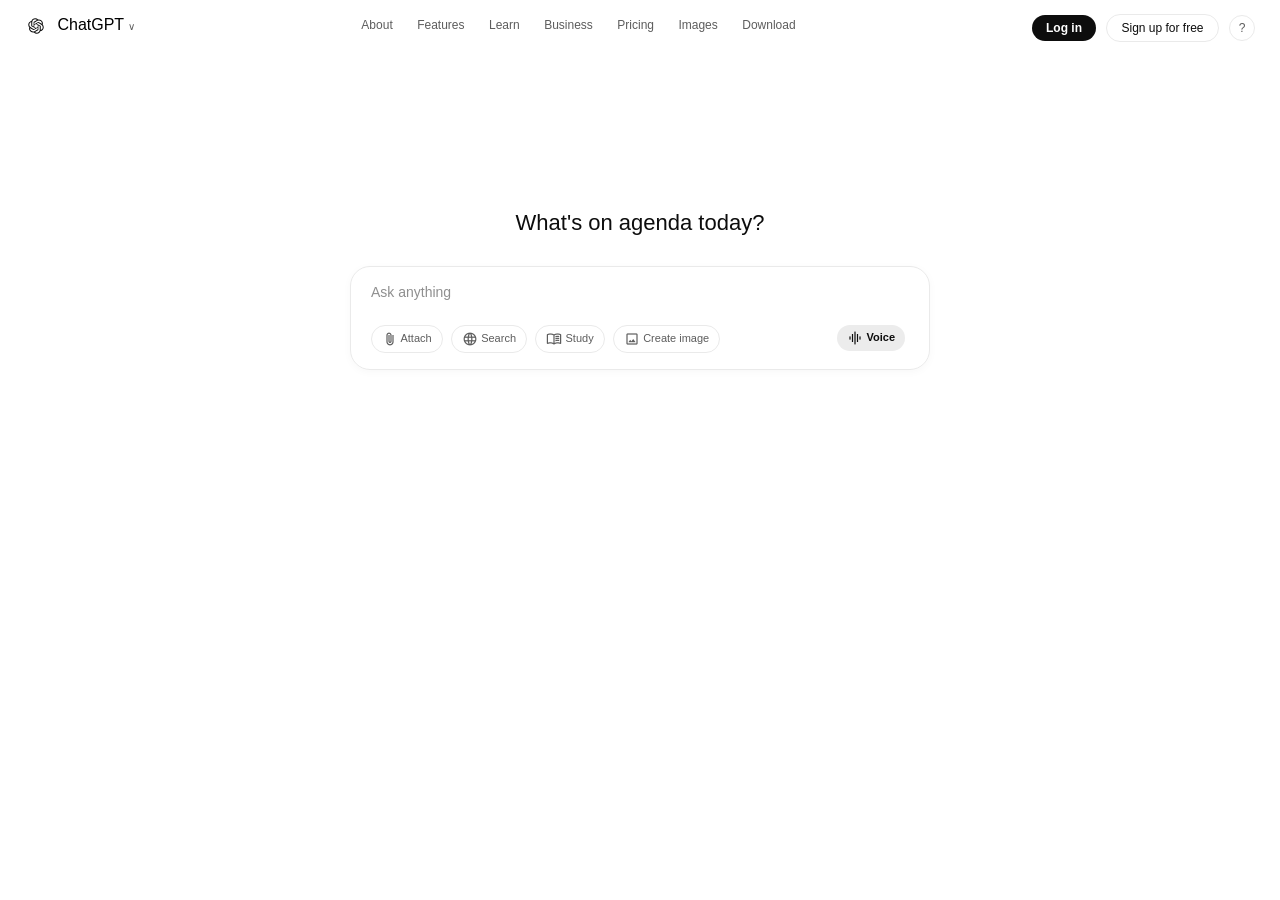
<file: index.html>
<!DOCTYPE html>
<html lang="en">
<head>
  <meta charset="UTF-8">
  <title>ChatGPT - Main</title>
  <link rel="stylesheet" href="index.css">
</head>
<link rel="stylesheet" href="https://fonts.googleapis.com/css2?family=Material+Symbols+Outlined:opsz,wght,FILL,GRAD@20..48,100..700,0..1,-50..200&icon_names=attach_file,graphic_eq,image,language,menu_book" />
<body>

  <header class="navbar">
    <div class="nav-left">
    <svg class="logo-svg" xmlns="http://www.w3.org/2000/svg" shape-rendering="geometricPrecision" text-rendering="geometricPrecision" image-rendering="optimizeQuality" fill-rule="evenodd" clip-rule="evenodd" viewBox="0 0 512 509.639">
        <path fill="none" d="M115.612 0h280.775C459.974 0 512 52.026 512 115.612v278.415c0 63.587-52.026 115.613-115.613 115.613H115.612C52.026 509.64 0 457.614 0 394.027V115.612C0 52.026 52.026 0 115.612 0z"/>
        <path fill="#0D0D0D" fill-rule="nonzero" d="M412.037 221.764a90.834 90.834 0 004.648-28.67 90.79 90.79 0 00-12.443-45.87c-16.37-28.496-46.738-46.089-79.605-46.089-6.466 0-12.943.683-19.264 2.04a90.765 90.765 0 00-67.881-30.515h-.576c-.059.002-.149.002-.216.002-39.807 0-75.108 25.686-87.346 63.554-25.626 5.239-47.748 21.31-60.682 44.03a91.873 91.873 0 00-12.407 46.077 91.833 91.833 0 0023.694 61.553 90.802 90.802 0 00-4.649 28.67 90.804 90.804 0 0012.442 45.87c16.369 28.504 46.74 46.087 79.61 46.087a91.81 91.81 0 0019.253-2.04 90.783 90.783 0 0067.887 30.516h.576l.234-.001c39.829 0 75.119-25.686 87.357-63.588 25.626-5.242 47.748-21.312 60.682-44.033a91.718 91.718 0 0012.383-46.035 91.83 91.83 0 00-23.693-61.553l-.004-.005zM275.102 413.161h-.094a68.146 68.146 0 01-43.611-15.8 56.936 56.936 0 002.155-1.221l72.54-41.901a11.799 11.799 0 005.962-10.251V241.651l30.661 17.704c.326.163.55.479.596.84v84.693c-.042 37.653-30.554 68.198-68.21 68.273h.001zm-146.689-62.649a68.128 68.128 0 01-9.152-34.085c0-3.904.341-7.817 1.005-11.663.539.323 1.48.897 2.155 1.285l72.54 41.901a11.832 11.832 0 0011.918-.002l88.563-51.137v35.408a1.1 1.1 0 01-.438.94l-73.33 42.339a68.43 68.43 0 01-34.11 9.12 68.359 68.359 0 01-59.15-34.11l-.001.004zm-19.083-158.36a68.044 68.044 0 0135.538-29.934c0 .625-.036 1.731-.036 2.5v83.801l-.001.07a11.79 11.79 0 005.954 10.242l88.564 51.13-30.661 17.704a1.096 1.096 0 01-1.034.093l-73.337-42.375a68.36 68.36 0 01-34.095-59.143 68.412 68.412 0 019.112-34.085l-.004-.003zm251.907 58.621l-88.563-51.137 30.661-17.697a1.097 1.097 0 011.034-.094l73.337 42.339c21.109 12.195 34.132 34.746 34.132 59.132 0 28.604-17.849 54.199-44.686 64.078v-86.308c.004-.032.004-.065.004-.096 0-4.219-2.261-8.119-5.919-10.217zm30.518-45.93c-.539-.331-1.48-.898-2.155-1.286l-72.54-41.901a11.842 11.842 0 00-5.958-1.611c-2.092 0-4.15.558-5.957 1.611l-88.564 51.137v-35.408l-.001-.061a1.1 1.1 0 01.44-.88l73.33-42.303a68.301 68.301 0 0134.108-9.129c37.704 0 68.281 30.577 68.281 68.281a68.69 68.69 0 01-.984 11.545v.005zm-191.843 63.109l-30.668-17.704a1.09 1.09 0 01-.596-.84v-84.692c.016-37.685 30.593-68.236 68.281-68.236a68.332 68.332 0 0143.689 15.804 63.09 63.09 0 00-2.155 1.222l-72.54 41.9a11.794 11.794 0 00-5.961 10.248v.068l-.05 102.23zm16.655-35.91l39.445-22.782 39.444 22.767v45.55l-39.444 22.767-39.445-22.767v-45.535z"/>
        </svg>            
        ChatGPT <span>∨</span>    </div>

    <nav class="nav-center">
      <a href="#">About</a>
      <a href="#">Features</a>
      <a href="#">Learn</a>
      <a href="#">Business</a>
      <a href="#">Pricing</a>
      <a href="images.html">Images</a>
      <a href="#">Download</a>
    </nav>

    <div class="nav-right">
      <a href="#" class="btn-login">Log in</a>
      <a href="#" class="btn-signup">Sign up for free</a>
      <button class="btn-help">?</button>
    </div>
  </header>

  <main class="content">
    <h1>What's on agenda today?</h1>

    <div class="search-box">
        <input type="text" placeholder="Ask anything">
        
        <div class="buttons-bar">
          <div class="left-buttons">
            <button type="button"><span class="material-symbols-outlined">attach_file</span> Attach</button>
            <button type="button"><span class="material-symbols-outlined">language</span> Search</button>
            <button type="button"><span class="material-symbols-outlined">menu_book</span> Study</button>
            <button type="button"><span class="material-symbols-outlined">image</span> Create image</button>
          </div>
          <div class="right-buttons">
              <button type="button" class="voice-btn"><span class="material-symbols-outlined">graphic_eq</span> Voice</button>
            </div>
          <div class="clear"></div>
        </div>
       
      </div>
    </main>
  
  </body>
  </html>
</file>
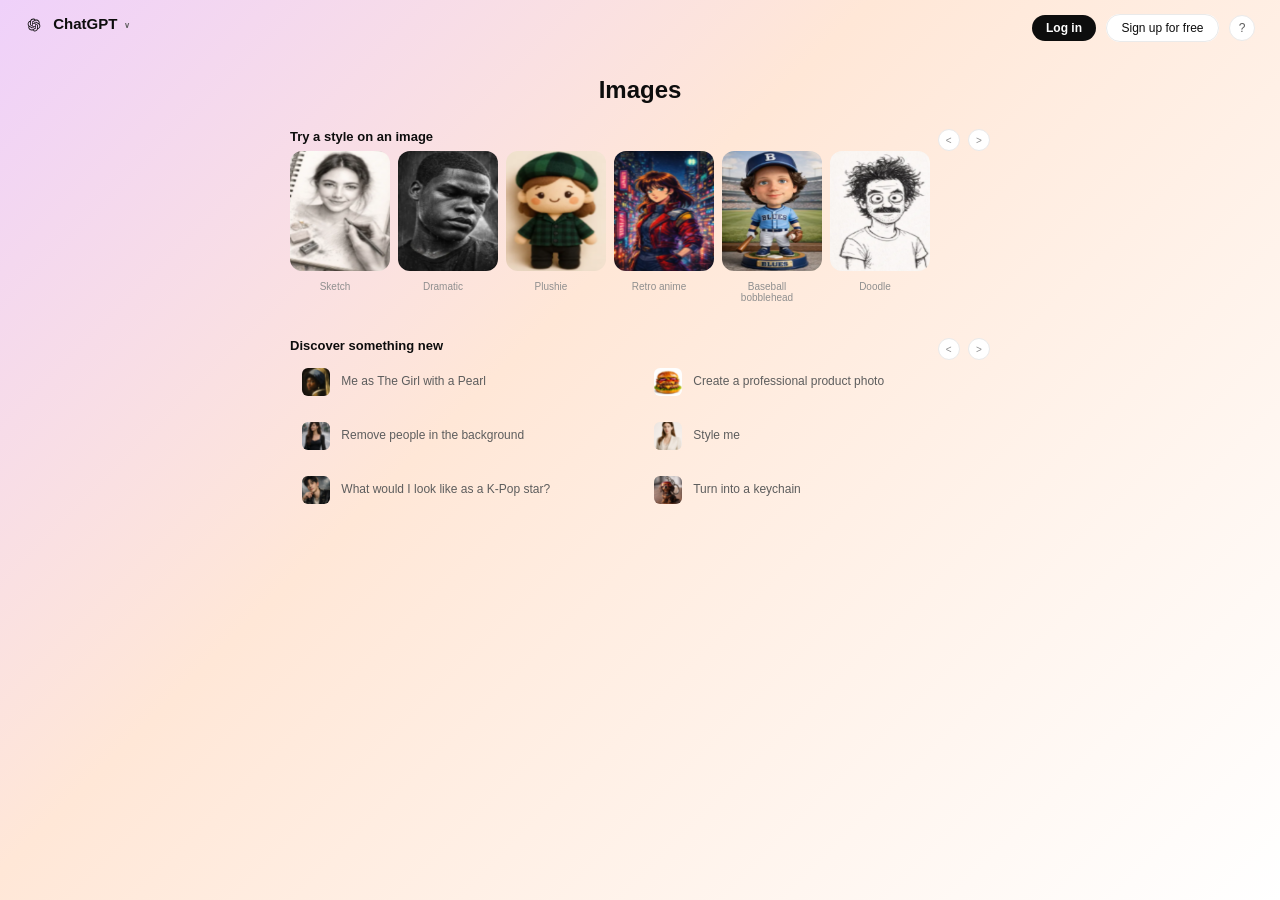
<file: images.html>
<!DOCTYPE html>
<html lang="en">
<head>
  <meta charset="UTF-8">
  <title>ChatGPT - Images</title>
  <link rel="preconnect" href="https://fonts.googleapis.com">
  <link rel="preconnect" href="https://fonts.gstatic.com" crossorigin>
  <link rel="stylesheet" href="images.css">
</head>
<body>

  <header class="navbar">
    <div class="nav-left">
      <a href="index.html" class="logo">
        <svg class="logo-svg" xmlns="http://www.w3.org/2000/svg" shape-rendering="geometricPrecision" text-rendering="geometricPrecision" image-rendering="optimizeQuality" fill-rule="evenodd" clip-rule="evenodd" viewBox="0 0 512 509.639">
          <path fill="none" d="M115.612 0h280.775C459.974 0 512 52.026 512 115.612v278.415c0 63.587-52.026 115.613-115.613 115.613H115.612C52.026 509.64 0 457.614 0 394.027V115.612C0 52.026 52.026 0 115.612 0z"/>
          <path fill="#0D0D0D" fill-rule="nonzero" d="M412.037 221.764a90.834 90.834 0 004.648-28.67 90.79 90.79 0 00-12.443-45.87c-16.37-28.496-46.738-46.089-79.605-46.089-6.466 0-12.943.683-19.264 2.04a90.765 90.765 0 00-67.881-30.515h-.576c-.059.002-.149.002-.216.002-39.807 0-75.108 25.686-87.346 63.554-25.626 5.239-47.748 21.31-60.682 44.03a91.873 91.873 0 00-12.407 46.077 91.833 91.833 0 0023.694 61.553 90.802 90.802 0 00-4.649 28.67 90.804 90.804 0 0012.442 45.87c16.369 28.504 46.74 46.087 79.61 46.087a91.81 91.81 0 0019.253-2.04 90.783 90.783 0 0067.887 30.516h.576l.234-.001c39.829 0 75.119-25.686 87.357-63.588 25.626-5.242 47.748-21.312 60.682-44.033a91.718 91.718 0 0012.383-46.035 91.83 91.83 0 00-23.693-61.553l-.004-.005zM275.102 413.161h-.094a68.146 68.146 0 01-43.611-15.8 56.936 56.936 0 002.155-1.221l72.54-41.901a11.799 11.799 0 005.962-10.251V241.651l30.661 17.704c.326.163.55.479.596.84v84.693c-.042 37.653-30.554 68.198-68.21 68.273h.001zm-146.689-62.649a68.128 68.128 0 01-9.152-34.085c0-3.904.341-7.817 1.005-11.663.539.323 1.48.897 2.155 1.285l72.54 41.901a11.832 11.832 0 0011.918-.002l88.563-51.137v35.408a1.1 1.1 0 01-.438.94l-73.33 42.339a68.43 68.43 0 01-34.11 9.12 68.359 68.359 0 01-59.15-34.11l-.001.004zm-19.083-158.36a68.044 68.044 0 0135.538-29.934c0 .625-.036 1.731-.036 2.5v83.801l-.001.07a11.79 11.79 0 005.954 10.242l88.564 51.13-30.661 17.704a1.096 1.096 0 01-1.034.093l-73.337-42.375a68.36 68.36 0 01-34.095-59.143 68.412 68.412 0 019.112-34.085l-.004-.003zm251.907 58.621l-88.563-51.137 30.661-17.697a1.097 1.097 0 011.034-.094l73.337 42.339c21.109 12.195 34.132 34.746 34.132 59.132 0 28.604-17.849 54.199-44.686 64.078v-86.308c.004-.032.004-.065.004-.096 0-4.219-2.261-8.119-5.919-10.217zm30.518-45.93c-.539-.331-1.48-.898-2.155-1.286l-72.54-41.901a11.842 11.842 0 00-5.958-1.611c-2.092 0-4.15.558-5.957 1.611l-88.564 51.137v-35.408l-.001-.061a1.1 1.1 0 01.44-.88l73.33-42.303a68.301 68.301 0 0134.108-9.129c37.704 0 68.281 30.577 68.281 68.281a68.69 68.69 0 01-.984 11.545v.005zm-191.843 63.109l-30.668-17.704a1.09 1.09 0 01-.596-.84v-84.692c.016-37.685 30.593-68.236 68.281-68.236a68.332 68.332 0 0143.689 15.804 63.09 63.09 0 00-2.155 1.222l-72.54 41.9a11.794 11.794 0 00-5.961 10.248v.068l-.05 102.23zm16.655-35.91l39.445-22.782 39.444 22.767v45.55l-39.444 22.767-39.445-22.767v-45.535z"/>
        </svg>
        ChatGPT <span>∨</span>
      </a>
    </div>

    <div class="nav-right">
      <a href="#" class="btn-login">Log in</a>
      <a href="#" class="btn-signup">Sign up for free</a>
      <button class="btn-help">?</button>
    </div>
    <div class="clear"></div>
  </header>

  <main class="wrapper">
    <h1 class="page-title">Images</h1>

    <section class="gallery-section">
      <div class="section-header">
        <p class="section-title">Try a style on an image</p>
        <div class="arrows">
          <button class="arrow-btn">&lt;</button>
          <button class="arrow-btn">&gt;</button>
        </div>
        <div class="clear"></div>
      </div>

      <div class="cards-row">
        <div class="card">
          <img src="img1.png" alt="Sketch" class="card-img">
          <p>Sketch</p>
        </div>
        <div class="card">
          <img src="img2.png" alt="Dramatic" class="card-img">
          <p>Dramatic</p>
        </div>
        <div class="card">
          <img src="img3.png" alt="Plushie" class="card-img">
          <p>Plushie</p>
        </div>
        <div class="card">
          <img src="img4.png" alt="Retro anime" class="card-img">
          <p>Retro anime</p>
        </div>
        <div class="card">
          <img src="img5.png" alt="Baseball bobblehead" class="card-img">
          <p>Baseball bobblehead</p>
        </div>
        <div class="card">
          <img src="img6.png" alt="Doodle" class="card-img">
          <p>Doodle</p>
        </div>
        <div class="clear"></div>
      </div>
    </section>

    <section class="discover-section">
      <div class="section-header">
        <p class="section-title">Discover something new</p>
        <div class="arrows">
          <button class="arrow-btn">&lt;</button>
          <button class="arrow-btn">&gt;</button>
        </div>
        <div class="clear"></div>
      </div>

      <div class="grid">
        <div class="col">
          <div class="item">
            <img src="icon1.png" alt="" class="item-img">
            <span>Me as The Girl with a Pearl</span>
          </div>
          <div class="item">
            <img src="icon2.png" alt="" class="item-img">
            <span>Remove people in the background</span>
          </div>
          <div class="item">
            <img src="icon3.png" alt="" class="item-img">
            <span>What would I look like as a K-Pop star?</span>
          </div>
        </div>
          <div class="item">
            <img src="icon4.png" alt="" class="item-img">
            <span>Create a professional product photo</span>
          </div>
          <div class="item">
            <img src="icon5.png" alt="" class="item-img">
            <span>Style me</span>
          </div>
          <div class="item">
            <img src="icon6.png" alt="" class="item-img">
            <span>Turn into a keychain</span>
        </div>
        <div class="clear"></div>
      </div>
    </section>

  </main>

</body>
</html>
</file>
<file: index.css>
* {
    box-sizing: border-box;
    margin: 0;
    padding: 0;
    font-family: Arial, sans-serif;
  }
  
  .clear {
    clear: both;
  }
  
  body {
    background-color: #ffffff;
  }
  
  .navbar {
    width: 100%;
    padding: 15px 25px;
  }
  
  .nav-left {
    float: left;
    width: 20%;
  }
  .nav-left span {
    font-size: 10px; 
    color: #5D5D5D;
    vertical-align: middle; 
  }
  
  .logo {
    text-decoration: none;
    color: #0D0D0D;
    font-weight: bold;
    font-size: 15px;
   
  }
  .logo-svg {
    width: 22px;
    height: 22px;
    vertical-align: middle;
    margin-right: 6px;
  }

  
  
  .logo span {
    font-size: 11px;
    color: #5D5D5D;
  }
  
  .nav-center {
    float: left;
    width: 50%;
    text-align: center;
  }
  
  .nav-center a {
    text-decoration: none;
    color: #5D5D5D;
    margin: 0 10px;
    font-size: 12px;
  }
  
  .nav-right {
    float: right;
    width: 30%;
    text-align: right;
  }
  
  .btn-login {
    background-color: #0D0D0D;
    color: white;
    padding: 6px 14px;
    text-decoration: none;
    border-radius: 15px;
    font-size: 12px;
    font-weight: bold;
  }
  
  .btn-signup {
    border: 1px solid #EAEAEA;
    color: #0D0D0D;
    padding: 6px 14px;
    text-decoration: none;
    border-radius: 15px;
    margin-left: 6px;
    font-size: 12px;
  }
  
  .btn-help {
    border: 1px solid #EAEAEA;
    background: none;
    border-radius: 50%;
    width: 26px;
    height: 26px;
    margin-left: 6px;
    cursor: pointer;
    font-size: 12px;
    color: #5D5D5D;
  }
  
  .content {
    text-align: center;
    margin-top: 180px;
  }
  
  .content h1 {
    font-size: 22px;
    color: #0D0D0D;
    font-weight: normal;
    margin-bottom: 30px;
  }
  
  .search-box {
    width: 580px;
    margin: 0 auto;
    border: 1px solid #EAEAEA;
    border-radius: 20px;
    padding: 16px 20px;
    text-align: left;
    box-shadow: 0 2px 8px rgba(0,0,0,0.03);
  }
  
  .search-box input {
    width: 100%;
    border: none;
    outline: none;
    font-size: 14px;
    margin-bottom: 25px;
    color: #0D0D0D;
  }
  
  .search-box input::placeholder {
    color: #8F8F8F;
  }
  
  .left-buttons {
    float: left;
  }
  
  .right-buttons {
    float: right;
  }
  
  .buttons-bar button {
    background-color: #FFFFFF;
    border: 1px solid #EAEAEA;
    padding: 5px 10px;
    border-radius: 14px;
    color: #5D5D5D;
    cursor: pointer;
    font-size: 11px;
    margin-right: 4px;
  }
  .buttons-bar .voice-btn {
    background-color: #ECECEC; 
    border: none;             
    color: #0D0D0D;           
    font-weight: bold;         
  }


  .search-box .material-symbols-outlined {
    font-size: 16px; 
    vertical-align: middle; 

  }
</file>
<file: images.css>
* {
  box-sizing: border-box;
  margin: 0;
  padding: 0;
  font-family: Arial, sans-serif;
  
}

.clear {
  clear: both;
}

body {

  background: linear-gradient(135deg, #EFD1FA 0%, #FFE7D7 40%, #FFFFFF 100%);
  min-height: 100vh;
}

.navbar {
  width: 100%;
  padding: 15px 25px;
}

.nav-left {
  float: left;
  width: 20%;
}

.logo {
  text-decoration: none;
  color: #0D0D0D;
  font-weight: bold;
  font-size: 15px;
}

.logo-svg {
  width: 18px;
  height: 18px;
  vertical-align: middle;
  margin-right: 6px;
}

.nav-left span {
  font-size: 8px;
  color: #5D5D5D;
  margin-left: 2px;
  vertical-align: middle;
}

.nav-right {
  float: right;
  width: 30%;
  text-align: right;
}

.btn-login {
  background-color: #0D0D0D;
  color: white;
  padding: 6px 14px;
  text-decoration: none;
  border-radius: 15px;
  font-size: 12px;
  font-weight: bold;
}

.btn-signup {
  border: 1px solid #EAEAEA;
  background-color: #FFFFFF;
  color: #0D0D0D;
  padding: 6px 14px;
  text-decoration: none;
  border-radius: 15px;
  margin-left: 6px;
  font-size: 12px;
}

.btn-help {
  border: 1px solid #EAEAEA;
  background: #FFFFFF;
  border-radius: 50%;
  width: 26px;
  height: 26px;
  margin-left: 6px;
  cursor: pointer;
  font-size: 12px;
  color: #5D5D5D;
}

.wrapper {
  width: 700px;
  margin: 20px auto;
}

.page-title {
  font-size: 24px;
  color: #0D0D0D;
  margin-bottom: 25px;
  text-align: center;
}


.arrows {
  float: right;
}
.section-title {
  float: left;
  color: #0D0D0D;
  font-size: 13px;
  font-weight: bold;

}


.arrow-btn {
  background-color: #FFFFFF;
  border: 1px solid #EAEAEA;
  border-radius: 50%;
  width: 22px;
  height: 22px;
  font-size: 10px;
  color: #8F8F8F;
  margin-left: 4px;
}

.gallery-section {
  margin-bottom: 35px;
}

.card {
  float: left;
  width: 90px;
  margin-right: 18px;
  text-align: center;
}


.card-img {
  width: 100px;
  height: 120px;
  border-radius: 12px;
  margin-bottom: 6px;
}

.card p {
  font-size: 10px;
  color: #8F8F8F;
}



.item {

  padding: 8px 12px;
  margin-bottom: 10px;
  font-size: 12px;
  color: #5D5D5D;
}

.item-img {
  width: 28px;
  height: 28px;
  border-radius: 6px;
  object-fit: cover;
  vertical-align: middle;
  margin-right: 8px;
}


.col {
  float: left;
  width: 48%;
  margin-right: 4%;
}
</file>
